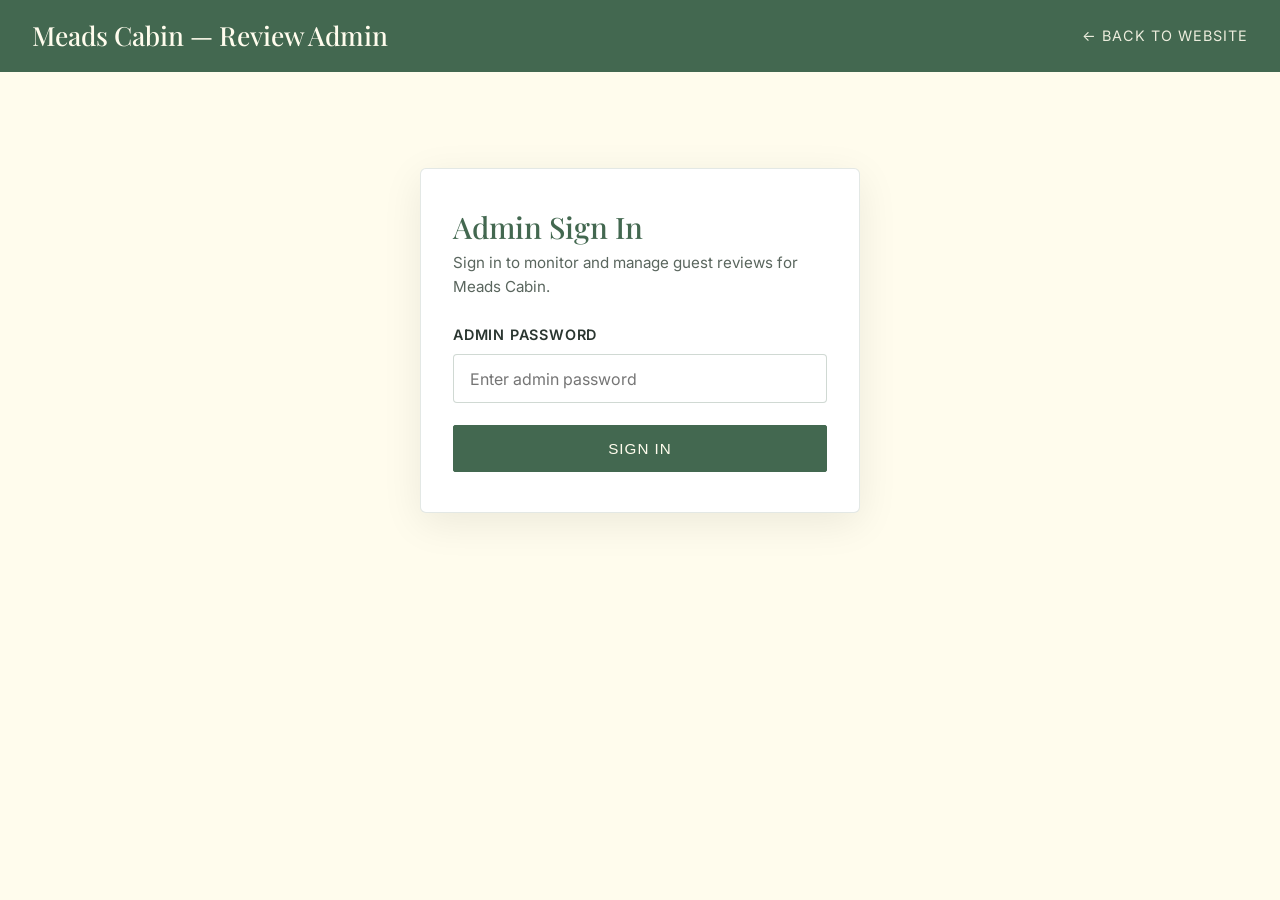
<file: admin.html>
<!DOCTYPE html>
<html lang="en">
<head>
    <link rel="icon" type="image/png" href="favicon.png">
    <meta charset="UTF-8">
    <meta name="viewport" content="width=device-width, initial-scale=1.0">
    <title>Review Admin | Meads Cabin</title>
    <link rel="preconnect" href="https://fonts.googleapis.com">
    <link rel="preconnect" href="https://fonts.gstatic.com" crossorigin>
    <link href="https://fonts.googleapis.com/css2?family=Inter:wght@300;400;500;600&family=Playfair+Display:ital,wght@0,400;0,500;0,600;0,700;1,400&display=swap" rel="stylesheet">
    <link rel="stylesheet" href="styles.css">
    <style>
        body {
            min-height: 100vh;
            display: flex;
            flex-direction: column;
            background-color: var(--cream-oat);
        }
        .admin-header {
            background-color: var(--forest-green);
            color: var(--cream-oat);
            padding: 1.25rem 2rem;
            display: flex;
            align-items: center;
            justify-content: space-between;
            flex-wrap: wrap;
            gap: 1rem;
        }
        .admin-header-brand {
            font-family: var(--font-heading);
            font-size: 1.65rem;
            color: var(--cream-oat);
            margin: 0;
        }
        .admin-header-actions {
            display: flex;
            align-items: center;
            gap: 1rem;
        }
        .admin-header a {
            color: var(--cream-oat);
            font-size: 0.9rem;
            text-transform: uppercase;
            letter-spacing: 1px;
            opacity: 0.9;
        }
        .admin-header a:hover {
            opacity: 1;
            text-decoration: underline;
        }
        .btn-signout {
            background: rgba(255, 252, 237, 0.15);
            color: var(--cream-oat);
            border: 1px solid rgba(255, 252, 237, 0.4);
            padding: 0.45rem 1rem;
            border-radius: 3px;
            font-size: 0.85rem;
            text-transform: uppercase;
            letter-spacing: 0.8px;
            cursor: pointer;
            transition: var(--transition);
        }
        .btn-signout:hover {
            background: var(--cream-oat);
            color: var(--forest-green);
        }
        .admin-main {
            flex: 1;
            padding: 3rem 1.5rem 4rem;
            max-width: 1000px;
            width: 100%;
            margin: 0 auto;
        }
        .admin-login-card {
            max-width: 440px;
            margin: 3rem auto;
            background: #FFFFFF;
            padding: 2.5rem 2rem;
            border-radius: 6px;
            border: 1px solid rgba(67, 104, 80, 0.15);
        }
        .admin-notice {
            padding: 0.9rem 1.1rem;
            border-radius: 4px;
            margin-bottom: 1.5rem;
            font-size: 0.92rem;
            line-height: 1.5;
        }
        .admin-notice-warn {
            background-color: #FFF6E5;
            border-left: 4px solid #D49B35;
            color: #5C4310;
        }
        .admin-notice-info {
            background-color: rgba(173, 188, 159, 0.25);
            border-left: 4px solid var(--forest-green);
            color: var(--text-dark);
        }
        .admin-stats {
            display: grid;
            grid-template-columns: repeat(3, 1fr);
            gap: 1.25rem;
            margin-bottom: 2.5rem;
        }
        .stat-box {
            background: #FFFFFF;
            padding: 1.5rem;
            border-radius: 6px;
            border: 1px solid rgba(67, 104, 80, 0.12);
            text-align: center;
        }
        .stat-number {
            font-family: var(--font-heading);
            font-size: 2.2rem;
            color: var(--forest-green);
            line-height: 1.1;
        }
        .stat-label {
            font-size: 0.82rem;
            text-transform: uppercase;
            letter-spacing: 0.8px;
            color: #5A665E;
            margin-top: 0.4rem;
        }
        .admin-section-title {
            font-size: 1.5rem;
            color: var(--forest-green);
            margin-bottom: 1rem;
            padding-bottom: 0.5rem;
            border-bottom: 1px solid rgba(67, 104, 80, 0.18);
        }
        .admin-reviews-list {
            display: flex;
            flex-direction: column;
            gap: 1rem;
            margin-bottom: 2.5rem;
        }
        .admin-review-item {
            background: #FFFFFF;
            padding: 1.35rem 1.5rem;
            border-radius: 6px;
            border: 1px solid rgba(67, 104, 80, 0.14);
            display: flex;
            justify-content: space-between;
            align-items: flex-start;
            gap: 1.5rem;
        }
        .admin-review-item.is-hidden-review {
            opacity: 0.65;
            background: #F6F5EE;
        }
        .admin-review-meta {
            flex: 1;
        }
        .admin-review-top {
            display: flex;
            align-items: center;
            gap: 0.75rem;
            flex-wrap: wrap;
            margin-bottom: 0.4rem;
        }
        .admin-review-name {
            font-weight: 600;
            color: var(--text-dark);
            font-size: 1.05rem;
        }
        .admin-review-stars {
            color: #D49B35;
            font-size: 1.05rem;
            letter-spacing: 1px;
        }
        .admin-review-date {
            font-size: 0.85rem;
            color: #6B7770;
        }
        .admin-badge {
            font-size: 0.72rem;
            text-transform: uppercase;
            letter-spacing: 0.7px;
            padding: 0.18rem 0.5rem;
            border-radius: 3px;
            font-weight: 600;
        }
        .badge-guest {
            background-color: rgba(67, 104, 80, 0.12);
            color: var(--forest-green);
        }
        .badge-default {
            background-color: rgba(173, 188, 159, 0.3);
            color: #3E4C43;
        }
        .badge-removed {
            background-color: rgba(184, 74, 57, 0.12);
            color: #B84A39;
        }
        .admin-review-body {
            font-size: 0.96rem;
            color: #4A5568;
            margin: 0.35rem 0 0;
        }
        .admin-review-empty-text {
            font-style: italic;
            color: #8A948D;
        }
        .btn-remove {
            background-color: transparent;
            color: #B84A39;
            border: 1px solid #B84A39;
            padding: 0.45rem 0.95rem;
            border-radius: 3px;
            font-size: 0.82rem;
            font-weight: 600;
            text-transform: uppercase;
            letter-spacing: 0.7px;
            cursor: pointer;
            white-space: nowrap;
            transition: var(--transition);
        }
        .btn-remove:hover {
            background-color: #B84A39;
            color: #FFFFFF;
        }
        .btn-restore {
            background-color: transparent;
            color: var(--forest-green);
            border: 1px solid var(--forest-green);
            padding: 0.45rem 0.95rem;
            border-radius: 3px;
            font-size: 0.82rem;
            font-weight: 600;
            text-transform: uppercase;
            letter-spacing: 0.7px;
            cursor: pointer;
            white-space: nowrap;
            transition: var(--transition);
        }
        .btn-restore:hover {
            background-color: var(--forest-green);
            color: var(--cream-oat);
        }
        .empty-state {
            background: #FFFFFF;
            padding: 2rem;
            border-radius: 6px;
            text-align: center;
            color: #6B7770;
            border: 1px dashed rgba(67, 104, 80, 0.25);
        }
        @media (max-width: 768px) {
            .admin-stats {
                grid-template-columns: 1fr;
            }
            .admin-review-item {
                flex-direction: column;
                gap: 1rem;
            }
        }
    </style>
</head>
<body>

    <header class="admin-header">
        <h1 class="admin-header-brand">Meads Cabin &mdash; Review Admin</h1>
        <div class="admin-header-actions">
            <a href="index.html">&larr; Back to Website</a>
            <button type="button" id="signout-btn" class="btn-signout hidden">Sign Out</button>
        </div>
    </header>

    <main class="admin-main">
        <!-- Login View -->
        <section id="admin-login-card" class="admin-login-card shadow-soft">
            <h2 style="font-size: 1.85rem; margin-bottom: 0.4rem;">Admin Sign In</h2>
            <p style="font-size: 0.95rem; color: #5A665E; margin-bottom: 1.5rem;">
                Sign in to monitor and manage guest reviews for Meads Cabin.
            </p>
            <form id="admin-login-form">
                <div class="form-group">
                    <label for="admin-password">Admin Password</label>
                    <input type="password" id="admin-password" placeholder="Enter admin password" required autocomplete="current-password">
                </div>
                <p id="login-error" class="review-form-error hidden"></p>
                <button type="submit" id="login-submit-btn" class="btn btn-primary w-full">Sign In</button>
            </form>
        </section>

        <!-- Dashboard View -->
        <section id="admin-dashboard" class="hidden">
            <div id="default-pw-banner" class="admin-notice admin-notice-warn hidden">
                <strong>Security tip:</strong> You are currently using the default admin password. Set an <code>ADMIN_PASSWORD</code> environment variable in your Cloudflare Pages dashboard (Settings &rarr; Environment variables) to use your own private password.
            </div>
            <div id="kv-warning-banner" class="admin-notice admin-notice-warn hidden">
                <strong>Storage not connected yet:</strong> Bind a Cloudflare KV namespace named <code>REVIEWS_KV</code> in your Cloudflare Pages project (Settings &rarr; Bindings &rarr; KV namespace) so reviews are saved across all visitors.
            </div>
            <div id="local-mode-banner" class="admin-notice admin-notice-info hidden">
                <strong>Local preview mode:</strong> Running without Cloudflare Pages Functions, so changes here are saved to this browser's <code>localStorage</code>.
            </div>

            <div class="admin-stats">
                <div class="stat-box shadow-soft">
                    <div class="stat-number" id="stat-visible">0</div>
                    <div class="stat-label">Visible on Site</div>
                </div>
                <div class="stat-box shadow-soft">
                    <div class="stat-number" id="stat-guest">0</div>
                    <div class="stat-label">Guest-Submitted</div>
                </div>
                <div class="stat-box shadow-soft">
                    <div class="stat-number" id="stat-hidden">0</div>
                    <div class="stat-label">Hidden Originals</div>
                </div>
            </div>

            <h2 class="admin-section-title">Guest-Submitted Reviews</h2>
            <div id="guest-reviews-list" class="admin-reviews-list"></div>

            <h2 class="admin-section-title">Original Featured Reviews</h2>
            <div id="default-reviews-list" class="admin-reviews-list"></div>
        </section>
    </main>

    <script>
        document.addEventListener('DOMContentLoaded', () => {
            const TOKEN_KEY = 'meadscabin_admin_token';
            const LOCAL_REVIEWS_KEY = 'meadscabin_reviews_v1';

            const DEFAULT_REVIEWS = [
                { id: 'default-1', name: 'Lauren & Mark', rating: 5, date: 'July 26', text: 'We love it! When can we move in? We will be back' },
                { id: 'default-2', name: 'Amandine & Quentin', rating: 5, date: 'June 26', text: '…the perfect setting for a wonderful retreat away from the madding crowd of London' },
                { id: 'default-3', name: 'Alex & Alex', rating: 5, date: 'September 25', text: '…you’re going to have the best time here! Stuart and Beccy have thought of everything from the spade holding the curtains to the Epsom salts for the hot tub. We’ve had the most wonderful & relaxing weekend at Meads Cabin. We were even lucky enough to see the spitfires flying over the cabin- while we were in the hot tub!' },
                { id: 'default-4', name: 'Dilly & Kate', rating: 5, date: 'August 25', text: 'We’ve had the most wonderful 5 days! Explored of foot, on bikes and in the car. Highlights include watching sunrise with a cuppa and the deer. Whizzing along country lanes watching the combines, seeing a real live badger, soaking in the hot-tub, hours spent reading on the swing seat, board games with a drink and excellent nights’ sleep. The cabin is perfect, you’ve thought of everything and then some, we can’t wait to come back!' },
                { id: 'default-5', name: 'Kate & Dylan', rating: 5, date: 'July 25', text: 'If we had to choose one word to describe our stay at Meads Cabin, it would be ‘idyllic’. Waking up to the sound of birds, enjoying the peace and quiet from the swing seat or the hot tub, all the little luxuries- it was the perfect way to celebrate our anniversary…the setting is beautiful and the perfect escape from London.' },
                { id: 'default-6', name: 'Ellie & Alexis', rating: 5, date: 'June 25', text: 'There are too many lovely little details to list, including the lighting, range of pillows, food hamper and Epsom salts. It all adds up to a stay that feels both luxurious and in touch with nature and heritage, calming and rejuvenating, nourishing and invigorating. We loved a meal at Chaters, drinks at The Pheasant, the Loaf Tin Bakery .' },
                { id: 'default-7', name: 'Beverley & Chris', rating: 5, date: 'June 25', text: 'We’ve had a truly magical stay here at Meads Cabin; a little slice of tranquillity in a chaotic world!' },
                { id: 'default-8', name: 'Gena & Josh', rating: 5, date: 'February 26', text: 'This place exceeded our expectations. The cabin has everything you could want or need…and it’s by far the cosiest place we’ve ever stayed in. The hot tub is to die for and we spent a beautiful day listening to music on the record player and watching the world go by…' }
            ];

            const loginCard = document.getElementById('admin-login-card');
            const loginForm = document.getElementById('admin-login-form');
            const passwordInput = document.getElementById('admin-password');
            const loginError = document.getElementById('login-error');
            const loginSubmitBtn = document.getElementById('login-submit-btn');
            const dashboard = document.getElementById('admin-dashboard');
            const signoutBtn = document.getElementById('signout-btn');

            const defaultPwBanner = document.getElementById('default-pw-banner');
            const kvWarningBanner = document.getElementById('kv-warning-banner');
            const localModeBanner = document.getElementById('local-mode-banner');

            const statVisible = document.getElementById('stat-visible');
            const statGuest = document.getElementById('stat-guest');
            const statHidden = document.getElementById('stat-hidden');
            const guestListEl = document.getElementById('guest-reviews-list');
            const defaultListEl = document.getElementById('default-reviews-list');

            let isLocalMode = false;

            function getLocalStore() {
                try {
                    const raw = localStorage.getItem(LOCAL_REVIEWS_KEY);
                    if (!raw) return { customReviews: [], hiddenDefaultIds: [] };
                    const parsed = JSON.parse(raw);
                    return {
                        customReviews: Array.isArray(parsed.customReviews) ? parsed.customReviews : [],
                        hiddenDefaultIds: Array.isArray(parsed.hiddenDefaultIds) ? parsed.hiddenDefaultIds : []
                    };
                } catch {
                    return { customReviews: [], hiddenDefaultIds: [] };
                }
            }

            function saveLocalStore(store) {
                localStorage.setItem(LOCAL_REVIEWS_KEY, JSON.stringify(store));
            }

            function formatStars(rating) {
                const count = Math.max(1, Math.min(5, Number(rating) || 5));
                return '★'.repeat(count) + '☆'.repeat(5 - count);
            }

            function showLogin(message = '') {
                sessionStorage.removeItem(TOKEN_KEY);
                dashboard.classList.add('hidden');
                signoutBtn.classList.add('hidden');
                loginCard.classList.remove('hidden');
                if (message) {
                    loginError.textContent = message;
                    loginError.classList.remove('hidden');
                } else {
                    loginError.classList.add('hidden');
                }
            }

            function renderDashboard(customReviews, hiddenDefaultIds) {
                const hiddenSet = new Set(hiddenDefaultIds || []);
                const visibleDefaultsCount = DEFAULT_REVIEWS.filter(r => !hiddenSet.has(r.id)).length;

                statVisible.textContent = String(customReviews.length + visibleDefaultsCount);
                statGuest.textContent = String(customReviews.length);
                statHidden.textContent = String(hiddenSet.size);

                // Guest reviews
                guestListEl.innerHTML = '';
                if (customReviews.length === 0) {
                    const empty = document.createElement('div');
                    empty.className = 'empty-state';
                    empty.textContent = 'No guest-submitted reviews yet.';
                    guestListEl.appendChild(empty);
                } else {
                    customReviews.forEach(review => {
                        guestListEl.appendChild(buildReviewRow(review, 'guest', false));
                    });
                }

                // Default reviews
                defaultListEl.innerHTML = '';
                DEFAULT_REVIEWS.forEach(review => {
                    const isHidden = hiddenSet.has(review.id);
                    defaultListEl.appendChild(buildReviewRow(review, 'default', isHidden));
                });
            }

            function buildReviewRow(review, kind, isHidden) {
                const row = document.createElement('div');
                row.className = 'admin-review-item shadow-soft' + (isHidden ? ' is-hidden-review' : '');

                const meta = document.createElement('div');
                meta.className = 'admin-review-meta';

                const top = document.createElement('div');
                top.className = 'admin-review-top';

                const nameEl = document.createElement('span');
                nameEl.className = 'admin-review-name';
                nameEl.textContent = review.name;
                top.appendChild(nameEl);

                const starsEl = document.createElement('span');
                starsEl.className = 'admin-review-stars';
                starsEl.textContent = formatStars(review.rating);
                top.appendChild(starsEl);

                if (review.date) {
                    const dateEl = document.createElement('span');
                    dateEl.className = 'admin-review-date';
                    dateEl.textContent = review.date;
                    top.appendChild(dateEl);
                }

                const badge = document.createElement('span');
                if (isHidden) {
                    badge.className = 'admin-badge badge-removed';
                    badge.textContent = 'Hidden';
                } else if (kind === 'guest') {
                    badge.className = 'admin-badge badge-guest';
                    badge.textContent = 'Guest Review';
                } else {
                    badge.className = 'admin-badge badge-default';
                    badge.textContent = 'Featured';
                }
                top.appendChild(badge);
                meta.appendChild(top);

                const body = document.createElement('p');
                body.className = 'admin-review-body';
                if (review.text && review.text.trim()) {
                    body.textContent = `"${review.text.trim()}"`;
                } else {
                    body.classList.add('admin-review-empty-text');
                    body.textContent = 'No written comment provided.';
                }
                meta.appendChild(body);

                if (review.photo && typeof review.photo === 'string' && review.photo.startsWith('data:image/')) {
                    const thumb = document.createElement('img');
                    thumb.src = review.photo;
                    thumb.alt = `Photo by ${review.name}`;
                    thumb.style.cssText = 'margin-top: 0.75rem; max-width: 180px; max-height: 130px; object-fit: cover; border-radius: 4px; border: 1px solid rgba(67,104,80,0.2); display: block;';
                    meta.appendChild(thumb);
                }

                row.appendChild(meta);

                const actionBtn = document.createElement('button');
                actionBtn.type = 'button';
                if (kind === 'guest') {
                    actionBtn.className = 'btn-remove';
                    actionBtn.textContent = 'Remove';
                    actionBtn.addEventListener('click', () => handleAction('delete_custom', review.id, review.name));
                } else if (isHidden) {
                    actionBtn.className = 'btn-restore';
                    actionBtn.textContent = 'Restore';
                    actionBtn.addEventListener('click', () => handleAction('restore_default', review.id, review.name));
                } else {
                    actionBtn.className = 'btn-remove';
                    actionBtn.textContent = 'Remove';
                    actionBtn.addEventListener('click', () => handleAction('hide_default', review.id, review.name));
                }
                row.appendChild(actionBtn);

                return row;
            }

            async function loadDashboard() {
                if (isLocalMode) {
                    const local = getLocalStore();
                    localModeBanner.classList.remove('hidden');
                    loginCard.classList.add('hidden');
                    dashboard.classList.remove('hidden');
                    signoutBtn.classList.remove('hidden');
                    renderDashboard(local.customReviews, local.hiddenDefaultIds);
                    return;
                }

                const token = sessionStorage.getItem(TOKEN_KEY);
                if (!token) {
                    showLogin();
                    return;
                }

                try {
                    const res = await fetch('/api/admin', {
                        headers: { 'Authorization': `Bearer ${token}` },
                        cache: 'no-store'
                    });
                    if (res.status === 401) {
                        showLogin('Your session expired. Please sign in again.');
                        return;
                    }
                    if (!res.ok) throw new Error('API_UNAVAILABLE');
                    const data = await res.json();
                    if (data.kvConfigured === false) {
                        kvWarningBanner.classList.remove('hidden');
                    } else {
                        kvWarningBanner.classList.add('hidden');
                    }
                    loginCard.classList.add('hidden');
                    dashboard.classList.remove('hidden');
                    signoutBtn.classList.remove('hidden');
                    renderDashboard(data.customReviews || [], data.hiddenDefaultIds || []);
                } catch {
                    showLogin();
                }
            }

            async function handleAction(action, id, reviewerName) {
                if (action === 'delete_custom' || action === 'hide_default') {
                    const msg = action === 'delete_custom'
                        ? `Permanently remove the review from ${reviewerName}?`
                        : `Hide the featured review from ${reviewerName} on the website?`;
                    if (!window.confirm(msg)) return;
                }

                if (isLocalMode) {
                    const local = getLocalStore();
                    if (action === 'delete_custom') {
                        local.customReviews = local.customReviews.filter(r => r.id !== id);
                    } else if (action === 'hide_default') {
                        if (!local.hiddenDefaultIds.includes(id)) local.hiddenDefaultIds.push(id);
                    } else if (action === 'restore_default') {
                        local.hiddenDefaultIds = local.hiddenDefaultIds.filter(hid => hid !== id);
                    }
                    saveLocalStore(local);
                    renderDashboard(local.customReviews, local.hiddenDefaultIds);
                    return;
                }

                const token = sessionStorage.getItem(TOKEN_KEY);
                const res = await fetch('/api/admin', {
                    method: 'POST',
                    headers: {
                        'Content-Type': 'application/json',
                        'Authorization': `Bearer ${token}`
                    },
                    body: JSON.stringify({ action, id })
                });

                if (res.status === 401) {
                    showLogin('Your session expired. Please sign in again.');
                    return;
                }

                if (res.ok) {
                    const data = await res.json();
                    renderDashboard(data.customReviews || [], data.hiddenDefaultIds || []);
                } else {
                    const err = await res.json().catch(() => ({}));
                    alert(err.error || 'Could not update review.');
                }
            }

            loginForm.addEventListener('submit', async (e) => {
                e.preventDefault();
                loginError.classList.add('hidden');
                const password = passwordInput.value;
                if (!password) return;

                loginSubmitBtn.disabled = true;
                loginSubmitBtn.textContent = 'Signing in...';

                try {
                    const res = await fetch('/api/admin', {
                        method: 'POST',
                        headers: { 'Content-Type': 'application/json' },
                        body: JSON.stringify({ action: 'login', password })
                    });

                    if (res.status === 404 || res.status === 405) {
                        throw new Error('API_UNAVAILABLE');
                    }

                    const data = await res.json();
                    if (!res.ok) {
                        loginError.textContent = data.error || 'Incorrect password.';
                        loginError.classList.remove('hidden');
                        loginSubmitBtn.disabled = false;
                        loginSubmitBtn.textContent = 'Sign In';
                        return;
                    }

                    isLocalMode = false;
                    sessionStorage.setItem(TOKEN_KEY, data.token);
                    if (data.usingDefaultPassword) {
                        defaultPwBanner.classList.remove('hidden');
                    }
                    passwordInput.value = '';
                    await loadDashboard();
                } catch {
                    // Local preview fallback
                    if (password === 'MeadsCabin2026!') {
                        isLocalMode = true;
                        passwordInput.value = '';
                        await loadDashboard();
                    } else {
                        loginError.textContent = 'Incorrect password.';
                        loginError.classList.remove('hidden');
                    }
                } finally {
                    loginSubmitBtn.disabled = false;
                    loginSubmitBtn.textContent = 'Sign In';
                }
            });

            signoutBtn.addEventListener('click', () => {
                isLocalMode = false;
                defaultPwBanner.classList.add('hidden');
                kvWarningBanner.classList.add('hidden');
                localModeBanner.classList.add('hidden');
                showLogin();
            });

            if (sessionStorage.getItem(TOKEN_KEY)) {
                loadDashboard();
            }
        });
    </script>
</body>
</html>
</file>
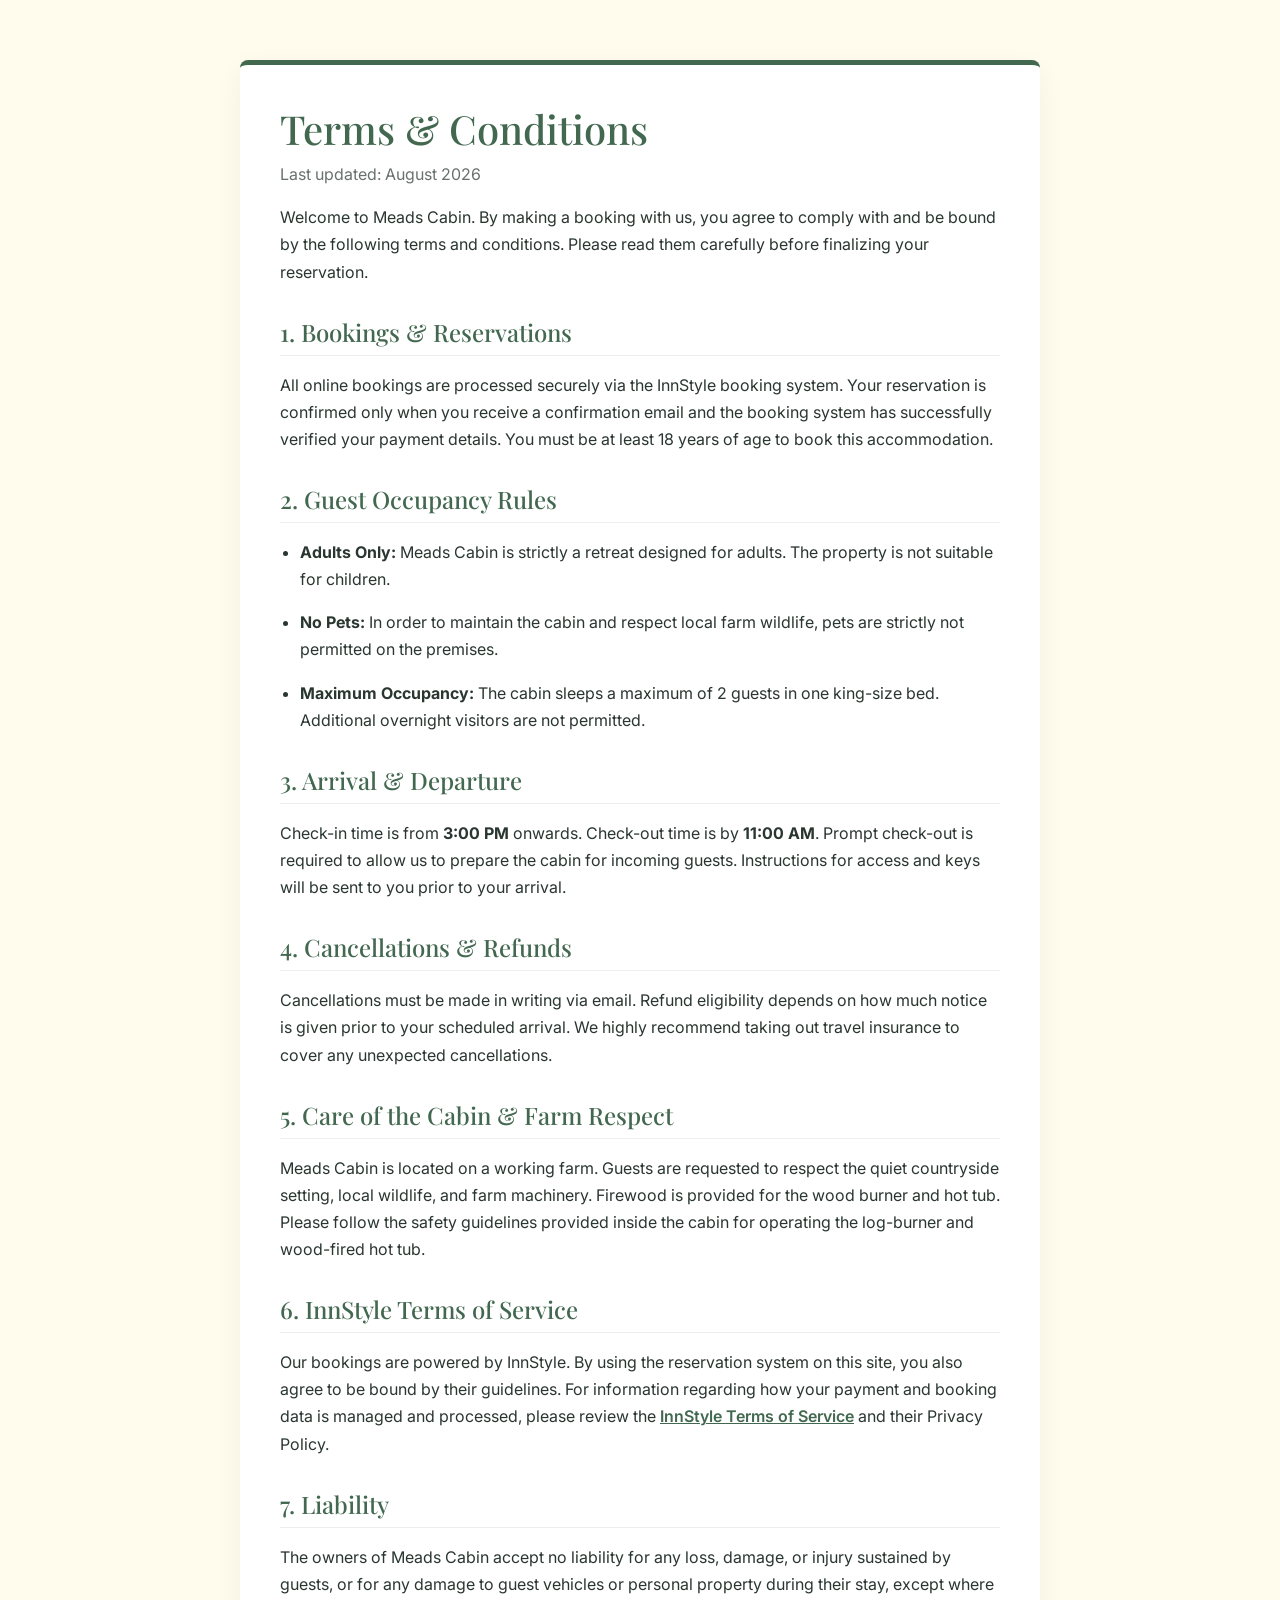
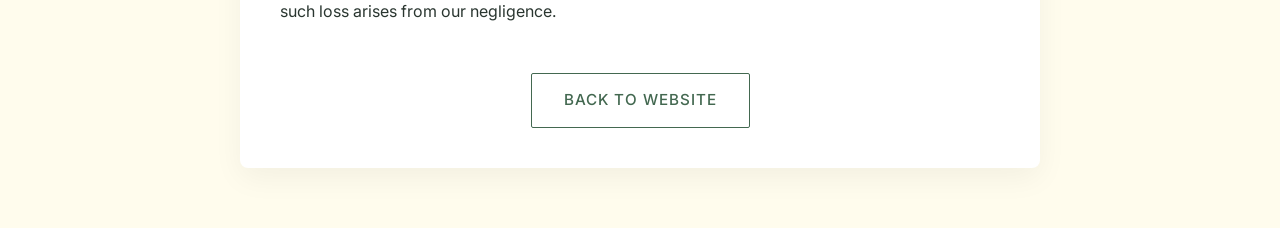
<file: terms.html>
<!DOCTYPE html>
<html lang="en">
<head>
    <link rel="icon" type="image/png" href="favicon.png">
    <meta charset="UTF-8">
    <meta name="viewport" content="width=device-width, initial-scale=1.0">
    <title>Terms & Conditions | Meads Cabin</title>
    <link rel="preconnect" href="https://fonts.googleapis.com">
    <link rel="preconnect" href="https://fonts.gstatic.com" crossorigin>
    <link href="https://fonts.googleapis.com/css2?family=Inter:wght@300;400;500;600&family=Playfair+Display:ital,wght@0,400;0,500;0,600;0,700;1,400&display=swap" rel="stylesheet">
    <link rel="stylesheet" href="styles.css">
    <style>
        .terms-body {
            max-width: 800px;
            margin: 60px auto;
            padding: 40px;
            background-color: #FFFFFF;
            border-radius: 8px;
            box-shadow: 0 10px 30px rgba(0, 0, 0, 0.05);
            border-top: 5px solid var(--forest-green);
        }
        .terms-body h1 {
            font-size: 2.5rem;
            color: var(--forest-green);
            margin-bottom: 0.5rem;
        }
        .terms-body h2 {
            font-size: 1.5rem;
            color: var(--forest-green);
            margin-top: 2rem;
            margin-bottom: 1rem;
            border-bottom: 1px solid rgba(67, 104, 80, 0.1);
            padding-bottom: 0.5rem;
        }
        .terms-body p, .terms-body li {
            font-size: 1rem;
            line-height: 1.7;
            color: var(--text-dark);
            margin-bottom: 1rem;
        }
        .terms-body ul {
            margin-left: 20px;
            margin-bottom: 1.5rem;
        }
        .back-btn-container {
            margin-top: 3rem;
            text-align: center;
        }
        .back-btn-container .btn {
            text-transform: uppercase;
            letter-spacing: 1px;
        }
        .terms-link-highlight {
            color: var(--forest-green);
            font-weight: 600;
            text-decoration: underline;
        }
        .terms-link-highlight:hover {
            color: var(--sage-green);
        }
    </style>
</head>
<body class="bg-cream">

    <div class="container">
        <div class="terms-body mt-12">
            <h1>Terms & Conditions</h1>
            <p class="opacity-70">Last updated: August 2026</p>
            
            <p>Welcome to Meads Cabin. By making a booking with us, you agree to comply with and be bound by the following terms and conditions. Please read them carefully before finalizing your reservation.</p>
            
            <h2>1. Bookings & Reservations</h2>
            <p>All online bookings are processed securely via the InnStyle booking system. Your reservation is confirmed only when you receive a confirmation email and the booking system has successfully verified your payment details. You must be at least 18 years of age to book this accommodation.</p>
            
            <h2>2. Guest Occupancy Rules</h2>
            <ul>
                <li><strong>Adults Only:</strong> Meads Cabin is strictly a retreat designed for adults. The property is not suitable for children.</li>
                <li><strong>No Pets:</strong> In order to maintain the cabin and respect local farm wildlife, pets are strictly not permitted on the premises.</li>
                <li><strong>Maximum Occupancy:</strong> The cabin sleeps a maximum of 2 guests in one king-size bed. Additional overnight visitors are not permitted.</li>
            </ul>

            <h2>3. Arrival & Departure</h2>
            <p>Check-in time is from <strong>3:00 PM</strong> onwards. Check-out time is by <strong>11:00 AM</strong>. Prompt check-out is required to allow us to prepare the cabin for incoming guests. Instructions for access and keys will be sent to you prior to your arrival.</p>

            <h2>4. Cancellations & Refunds</h2>
            <p>Cancellations must be made in writing via email. Refund eligibility depends on how much notice is given prior to your scheduled arrival. We highly recommend taking out travel insurance to cover any unexpected cancellations.</p>

            <h2>5. Care of the Cabin & Farm Respect</h2>
            <p>Meads Cabin is located on a working farm. Guests are requested to respect the quiet countryside setting, local wildlife, and farm machinery. Firewood is provided for the wood burner and hot tub. Please follow the safety guidelines provided inside the cabin for operating the log-burner and wood-fired hot tub.</p>

            <h2>6. InnStyle Terms of Service</h2>
            <p>Our bookings are powered by InnStyle. By using the reservation system on this site, you also agree to be bound by their guidelines. For information regarding how your payment and booking data is managed and processed, please review the <a href="https://www.innstyle.co.uk/terms" target="_blank" rel="noopener noreferrer" class="terms-link-highlight">InnStyle Terms of Service</a> and their Privacy Policy.</p>

            <h2>7. Liability</h2>
            <p>The owners of Meads Cabin accept no liability for any loss, damage, or injury sustained by guests, or for any damage to guest vehicles or personal property during their stay, except where such loss arises from our negligence.</p>

            <div class="back-btn-container">
                <a href="index.html" class="btn btn-outline">Back to Website</a>
            </div>
        </div>
    </div>

</body>
</html>
</file>
<file: styles.css>
/* Custom Properties */
:root {
    --sage-green: #ADBC9F;
    --forest-green: #436850;
    --cream-oat: #FFFCED;
    --text-dark: #2A3630;
    --font-heading: 'Playfair Display', serif;
    --font-body: 'Inter', sans-serif;
    --nav-height: 90px;
    --transition: all 0.3s cubic-bezier(0.25, 0.8, 0.25, 1);
}

/* Reset & Utilities */
* {
    box-sizing: border-box;
    margin: 0;
    padding: 0;
}

html {
    scroll-behavior: smooth;
    scroll-padding-top: var(--nav-height);
}

body {
    font-family: var(--font-body);
    background-color: var(--cream-oat);
    color: var(--text-dark);
    line-height: 1.6;
    overflow-x: hidden;
}

h1, h2, h3, h4, h5, h6 {
    font-family: var(--font-heading);
    color: var(--forest-green);
    font-weight: 500;
    margin-bottom: 1rem;
    line-height: 1.2;
}

h1 { font-size: 4rem; }
h2 { font-size: 2.8rem; }
h3 { font-size: 2rem; }
h4 { font-size: 1.25rem; font-family: var(--font-body); font-weight: 600; text-transform: uppercase; letter-spacing: 1px; color: var(--text-dark); }

p {
    margin-bottom: 1.25rem;
    font-size: 1.05rem;
    color: #4A5568;
}

a {
    color: var(--forest-green);
    text-decoration: none;
    transition: var(--transition);
}

/* Utility Classes */
.container {
    width: 100%;
    max-width: 1280px;
    margin: 0 auto;
    padding: 0 2rem;
}
.container-narrow { max-width: 1000px; }
.container-medium { max-width: 1100px; }

.py-20 { padding-top: 5rem; padding-bottom: 5rem; }
.pt-20 { padding-top: 5rem; }
.pb-10 { padding-bottom: 2.5rem; }
.p-10 { padding: 2.5rem; }
.p-12 { padding: 3rem; }
.mt-4 { margin-top: 1rem; }
.mt-6 { margin-top: 1.5rem; }
.mt-8 { margin-top: 2rem; }
.mt-10 { margin-top: 2.5rem; }
.mt-12 { margin-top: 3rem; }
.mt-16 { margin-top: 4rem; }
.mb-2 { margin-bottom: 0.5rem; }
.mb-4 { margin-bottom: 1rem; }
.mb-6 { margin-bottom: 1.5rem; }
.mb-8 { margin-bottom: 2rem; }
.mb-12 { margin-bottom: 3rem; }
.pt-8 { padding-top: 2rem; }
.mx-auto { margin-left: auto; margin-right: auto; }
.text-center { text-align: center; }
.overflow-hidden { overflow: hidden; }

.bg-sage { background-color: var(--sage-green); }
.bg-forest { background-color: var(--forest-green); }
.bg-cream { background-color: var(--cream-oat); }
.bg-white { background-color: #FFFFFF; }
.bg-text-dark { background-color: var(--text-dark); }

.text-cream { color: var(--cream-oat); }
.text-forest { color: var(--forest-green); }
.text-sage { color: var(--sage-green); }
.font-medium { font-weight: 500; }
.font-heading { font-family: var(--font-heading); }
.opacity-90 { opacity: 0.9; }
.opacity-80 { opacity: 0.8; }
.opacity-70 { opacity: 0.7; }
.opacity-50 { opacity: 0.5; }

/* Drop Shadows */
.shadow-soft { box-shadow: 0 10px 40px rgba(0, 0, 0, 0.08); }
.shadow-lg { box-shadow: 0 10px 25px rgba(0,0,0,0.1); }
.shadow-xl { box-shadow: 0 20px 40px rgba(0,0,0,0.15); }

.rounded { border-radius: 4px; }

.border-t { border-top: 1px solid; }
.border-cream-20 { border-color: rgba(255,252,237,0.2); }

.flex { display: flex; }
.justify-center { justify-content: center; }
.gap-4 { gap: 1rem; }
.gap-6 { gap: 1.5rem; }

.grid { display: grid; }
.grid-cols-2 { grid-template-columns: repeat(2, 1fr); }
.w-full { width: 100%; }
.h-48 { height: 12rem; }
.object-cover { object-fit: cover; }
.relative { position: relative; }
.devider { width: 60px; height: 3px; }

/* Buttons */
.btn {
    display: inline-block;
    padding: 0.875rem 2rem;
    font-size: 0.95rem;
    font-weight: 500;
    text-transform: uppercase;
    letter-spacing: 1px;
    border-radius: 2px;
    cursor: pointer;
    text-align: center;
}

.btn-primary {
    background-color: var(--forest-green);
    color: var(--cream-oat);
    border: 1px solid var(--forest-green);
}
.btn-primary:hover {
    background-color: transparent;
    color: var(--forest-green);
}

.btn-outline {
    background-color: transparent;
    color: var(--forest-green);
    border: 1px solid var(--forest-green);
}
.btn-outline:hover {
    background-color: var(--forest-green);
    color: var(--cream-oat);
}

/* Global Nav */
.global-nav {
    position: fixed;
    top: 0; left: 0; right: 0;
    height: var(--nav-height);
    background-color: rgba(255, 252, 237, 0.95);
    backdrop-filter: blur(10px);
    z-index: 1000;
    border-bottom: 1px solid rgba(67, 104, 80, 0.1);
    transition: var(--transition);
}

.nav-container {
    max-width: 1400px;
    margin: 0 auto;
    padding: 0 2rem;
    height: 100%;
    display: flex;
    justify-content: space-between;
    align-items: center;
}

.nav-logo {
    font-family: var(--font-heading);
    font-size: 1.5rem;
    font-weight: 600;
    color: var(--forest-green);
    letter-spacing: 0.5px;
}

.nav-links {
    display: flex;
    list-style: none;
    align-items: center;
    gap: 1.5rem;
}

.nav-links a {
    font-size: 0.9rem;
    font-weight: 500;
    color: var(--text-dark);
    text-transform: uppercase;
    letter-spacing: 0.5px;
}
.nav-links a:hover {
    color: var(--sage-green);
}

.nav-links .btn-book {
    border: 1px solid var(--forest-green);
    padding: 0.5rem 1.25rem;
    border-radius: 2px;
}
.nav-links .btn-book:hover {
    background-color: var(--forest-green);
    color: var(--cream-oat);
}

.hamburger {
    display: none;
    cursor: pointer;
}
.hamburger .bar {
    display: block;
    width: 25px; height: 2px;
    margin: 5px auto;
    background-color: var(--forest-green);
    transition: var(--transition);
}

/* Hero Section */
.hero-section {
    height: 100vh;
    position: relative;
    display: flex;
    align-items: center;
    justify-content: center;
    text-align: center;
}

.hero-bg {
    position: absolute;
    top: 0; left: 0; right: 0; bottom: 0;
    background-size: cover;
    background-position: center;
    background-attachment: fixed;
    z-index: -2;
}

.hero-overlay {
    position: absolute;
    top: 0; left: 0; right: 0; bottom: 0;
    background: linear-gradient(to bottom, rgba(42,54,48,0.3) 0%, rgba(42,54,48,0.6) 100%);
    z-index: -1;
}

.hero-content {
    max-width: 800px;
    padding: 0 2rem;
}

.hero-title {
    color: var(--cream-oat);
    font-size: 5rem;
    margin-bottom: 0.5rem;
    text-shadow: 0 4px 12px rgba(0,0,0,0.3);
}

.hero-subtitle {
    color: var(--cream-oat);
    font-size: 1.25rem;
    font-weight: 300;
    margin-bottom: 2rem;
}

/* About & Hosts */
.about-flex {
    display: flex;
    align-items: center;
    gap: 4rem;
}

.about-left {
    flex: 0 0 40%;
    display: flex;
    justify-content: center;
}

.logo-wrapper {
    width: 100%;
    max-width: 350px;
    aspect-ratio: 1;
    border-radius: 50%;
    border: 3px solid #E2E8F0;
    position: relative;
    overflow: hidden;
}

.zoomed-logo {
    width: 100%;
    height: 100%;
    object-fit: cover;
    transform: scale(1.15);
}

.about-right {
    flex: 0 0 60%;
}

.notice-box {
    padding: 1.5rem;
    border-left: 3px solid var(--sage-green);
    background-color: rgba(173, 188, 159, 0.1);
    border-radius: 4px;
}

.notice-text { margin: 0; font-size: 1rem; color: var(--forest-green); }

h2.text-cream { color: var(--cream-oat); }
.hosts-section {
    display: flex;
    align-items: start;
    gap: 3rem;
}

.hosts-image-col {
    flex: 0 0 35%;
}
.hosts-img {
    width: 100%;
    display: block;
    object-fit: cover;
    aspect-ratio: 4/5;
    border-radius: 0px; /* Sharp corners - goes to the very edges */
    border: 1.5px solid var(--sage-green); /* Sage green border line */
    box-shadow: 8px 8px 0px rgba(67, 104, 80, 0.3); /* Forest green block shadow */
}
.hosts-content-col {
    flex: 1;
}

/* About Tabs toggling styles */
.toggle-container {
    display: flex;
    justify-content: center;
    gap: 1.5rem;
}

.toggle-btn {
    background-color: transparent;
    color: var(--forest-green);
    border: 1px solid var(--forest-green);
    padding: 0.75rem 2rem;
    font-size: 1rem;
    font-weight: 600;
    font-family: var(--font-body);
    cursor: pointer;
    border-radius: 4px;
    transition: var(--transition);
}

.toggle-btn.active, .toggle-btn:hover {
    background-color: var(--forest-green);
    color: var(--cream-oat);
}

.tab-content {
    display: none !important;
}

.tab-content.active {
    display: flex !important;
}

/* Gallery Section */
.horizontal-scroll-gallery {
    display: flex;
    overflow-x: auto;
    gap: 1.5rem;
    padding: 1rem 0 2rem;
    scrollbar-width: thin;
    scrollbar-color: var(--forest-green) rgba(255,255,255,0.2);
}

.horizontal-scroll-gallery::-webkit-scrollbar {
    height: 8px;
}
.horizontal-scroll-gallery::-webkit-scrollbar-track {
    background: rgba(255,255,255,0.1);
    border-radius: 4px;
}
.horizontal-scroll-gallery::-webkit-scrollbar-thumb {
    background: var(--forest-green);
    border-radius: 4px;
}

.horizontal-scroll-gallery img {
    flex: 0 0 auto;
    height: 350px;
    width: auto;
    max-width: 80vw;
    object-fit: cover;
    border-radius: 4px;
    transition: transform 0.3s ease;
}
.horizontal-scroll-gallery img:hover {
    transform: scale(1.02);
}

/* Essentials Section Overhauled */
.essentials-grid {
    display: grid;
    grid-template-columns: repeat(auto-fit, minmax(300px, 1fr));
    gap: 2rem;
    margin-top: 1rem;
}

.essential-card {
    background-color: var(--cream-oat);
    border: 1.5px solid var(--sage-green);
    border-top: 5px solid var(--forest-green);
    border-radius: 8px;
    padding: 2rem;
    box-shadow: 0 10px 30px rgba(0, 0, 0, 0.05);
    transition: var(--transition);
    display: flex;
    flex-direction: column;
    height: 100%;
}

.essential-card:hover {
    transform: translateY(-5px);
    box-shadow: 0 15px 40px rgba(67, 104, 80, 0.15);
}

.essential-card h3 {
    font-size: 1.35rem;
    color: var(--forest-green);
    margin-bottom: 1.25rem;
    display: flex;
    align-items: center;
    gap: 0.75rem;
    font-family: var(--font-heading);
}

.essential-card h3 svg {
    color: var(--forest-green);
    flex-shrink: 0;
}

.essential-card ul {
    list-style: none;
    padding: 0;
    flex-grow: 1;
}

.essential-card li {
    font-size: 0.95rem;
    color: var(--text-dark);
    line-height: 1.6;
    margin-bottom: 1rem;
    padding-left: 1.25rem;
    position: relative;
    border: none;
}

.essential-card li::before {
    content: "•";
    color: var(--forest-green);
    font-size: 1.25rem;
    position: absolute;
    left: 0;
    top: -2px;
}

.essential-card li:last-child {
    margin-bottom: 0;
}

/* Location Section */
.location-grid {
    display: grid;
    grid-template-columns: 1fr 1fr;
    gap: 4rem;
    align-items: center;
}

.map-responsive {
    position: relative;
    width: 100%;
    padding-bottom: 75%;
    height: 0;
    overflow: hidden;
    border-radius: 12px;
}

.map-responsive iframe {
    position: absolute;
    top: 0;
    left: 0;
    width: 100%;
    height: 100%;
}

/* Food & Drink */
.food-boxes {
    display: grid;
    grid-template-columns: repeat(auto-fit, minmax(300px, 1fr));
    gap: 2rem;
}

.food-box {
    border-radius: 4px;
    overflow: hidden;
    position: relative;
    min-height: 400px;
}

.image-overlay-box {
    background-size: cover;
    background-position: center;
}
.image-overlay-box::before {
    content: '';
    position: absolute;
    top: 0; left: 0; right: 0; bottom: 0;
    background: rgba(42,54,48,0.7);
    transition: background 0.3s ease;
}
.image-overlay-box:hover::before {
    background: rgba(42,54,48,0.5);
}

.box-content {
    position: absolute;
    bottom: 0; left: 0; right: 0;
    padding: 2rem;
    z-index: 2;
    height: 100%;
    display: flex;
    flex-direction: column;
    justify-content: center;
}

.light-text h3 {
    color: var(--cream-oat);
}

.clean-list {
    list-style: none;
    color: var(--cream-oat);
}
.clean-list li {
    margin-bottom: 0.75rem;
    font-size: 0.95rem;
    border-bottom: 1px solid rgba(255,255,255,0.1);
    padding-bottom: 0.75rem;
}
.clean-list li:last-child { border: none; }

.feature-list {
    list-style: none;
    display: grid;
    grid-template-columns: 1fr 1fr;
    gap: 0.5rem;
}
.feature-list li {
    font-size: 0.95rem;
    padding-left: 1.5rem;
    position: relative;
}
.feature-list li::before {
    content: "✓";
    color: var(--cream-oat);
    position: absolute;
    left: 0; top: 0;
}

.hamper-columns {
    display: flex;
    gap: 2rem;
    justify-content: space-between;
    margin-top: 0.5rem;
}

.hamper-list {
    list-style: none;
    flex: 1;
    display: flex;
    flex-direction: column;
    gap: 0.4rem;
}

.hamper-list li {
    font-size: 0.95rem;
    padding-left: 1.5rem;
    position: relative;
    color: var(--cream-oat);
}

.hamper-list li::before {
    content: "✓";
    color: var(--cream-oat);
    position: absolute;
    left: 0; top: 0;
}

@media (max-width: 576px) {
    .hamper-columns {
        flex-direction: column;
        gap: 0.75rem;
    }
}

/* Experiences */
.experiences-grid {
    display: grid;
    grid-template-columns: repeat(3, 1fr);
    gap: 2.5rem;
}

.exp-card {
    text-align: center;
}

.exp-icon {
    width: 60px; height: 60px;
    border-radius: 50%;
    display: flex;
    align-items: center;
    justify-content: center;
    margin: 0 auto 1.5rem;
}

/* Reviews */
.reviews-section .devider { background-color: var(--cream-oat); }
.reviews-section h2 { color: var(--cream-oat); }

.carousel-wrapper, .gallery-wrapper {
    position: relative;
    width: 100%;
    display: flex;
    align-items: center;
    z-index: 10;
}

.carousel-control, .gallery-control {
    position: absolute;
    top: 50%;
    transform: translateY(-50%);
    background-color: var(--cream-oat);
    color: var(--forest-green);
    border: 1px solid rgba(67, 104, 80, 0.2);
    width: 44px;
    height: 44px;
    border-radius: 50%;
    display: flex;
    align-items: center;
    justify-content: center;
    cursor: pointer;
    z-index: 1000 !important;
    pointer-events: auto !important;
    box-shadow: 0 4px 15px rgba(0,0,0,0.1);
    transition: var(--transition);
}

.carousel-control.hidden, .gallery-control.hidden {
    opacity: 0 !important;
    pointer-events: none !important;
    visibility: hidden !important;
}

.carousel-control:hover, .gallery-control:hover {
    background-color: var(--forest-green);
    color: var(--cream-oat);
    border-color: var(--forest-green);
}

.carousel-control.prev, .gallery-control.prev {
    left: -22px;
}

.carousel-control.next, .gallery-control.next {
    right: -22px;
}

.reviews-carousel {
    display: flex;
    gap: 2rem;
    overflow-x: auto;
    padding: 1rem 0 2rem;
    scrollbar-width: none;
    width: 100%;
}
.reviews-carousel::-webkit-scrollbar { display: none; }

.review-card {
    flex: 0 0 calc(33.333% - 1.33rem);
    min-width: 320px;
    background-color: var(--cream-oat);
    padding: 2.5rem 2rem;
    border-radius: 4px;
    display: flex;
    flex-direction: column;
}

.stars {
    color: var(--forest-green);
    font-size: 1.5rem;
    margin-bottom: 1rem;
    letter-spacing: 2px;
}

.review-text {
    flex-grow: 1;
    font-family: var(--font-heading);
    font-size: 1.15rem;
    font-style: italic;
    color: var(--text-dark);
}

.review-author {
    margin-top: 2rem;
    display: flex;
    flex-direction: column;
    border-top: 1px solid rgba(0,0,0,0.1);
    padding-top: 1rem;
}

.review-author strong {
    color: var(--forest-green);
    font-size: 0.95rem;
    text-transform: uppercase;
    letter-spacing: 1px;
}

/* Booking */
.booking-container {
    display: flex;
    border-radius: 8px;
    overflow: hidden;
}

.booking-info {
    flex: 0 0 45%;
}
.booking-info h2 { color: var(--cream-oat); margin-bottom: 2rem; }

.booking-form {
    flex: 1;
    min-height: 600px;
    position: relative;
}

.booking-form iframe {
    width: 100% !important;
    height: 100% !important;
    min-height: 600px !important;
    border: none;
}

.calendar-placeholder {
    height: 100%;
    display: flex;
    flex-direction: column;
    align-items: center;
    justify-content: center;
    border: 2px dashed rgba(67, 104, 80, 0.2);
    padding: 3rem;
    border-radius: 4px;
    background-color: white;
}

.placeholder-icon {
    width: 80px; height: 80px;
    background-color: rgba(173, 188, 159, 0.2);
    border-radius: 50%;
    display: flex; align-items: center; justify-content: center;
}

/* Leave a Review */
.hidden {
    display: none !important;
}

.leave-review-wrapper {
    max-width: 640px;
    margin: 2.5rem auto 0;
}

.btn-review-cta {
    background-color: var(--cream-oat);
    color: var(--forest-green);
    border: 2px solid var(--cream-oat);
    font-weight: 600;
    transition: var(--transition);
}

.btn-review-cta:hover {
    background-color: transparent;
    color: var(--cream-oat);
}

.leave-review-card {
    background-color: var(--cream-oat);
    color: var(--text-dark);
    padding: 2.5rem 2rem;
    border-radius: 6px;
    text-align: left;
    margin-top: 1.5rem;
}

.review-form-title {
    font-size: 1.75rem;
    color: var(--forest-green);
    margin-bottom: 0.35rem;
}

.review-form-subtitle {
    font-size: 0.95rem;
    color: #5A665E;
    margin-bottom: 1.75rem;
}

.form-group {
    margin-bottom: 1.35rem;
}

.form-group label {
    display: block;
    font-size: 0.9rem;
    font-weight: 600;
    text-transform: uppercase;
    letter-spacing: 0.8px;
    color: var(--text-dark);
    margin-bottom: 0.5rem;
}

.required-star {
    color: #B84A39;
}

.optional-tag {
    font-weight: 400;
    text-transform: none;
    letter-spacing: 0;
    color: #6B7770;
    font-size: 0.85rem;
}

.form-group input[type="text"],
.form-group input[type="password"],
.form-group textarea {
    width: 100%;
    padding: 0.85rem 1rem;
    font-family: var(--font-body);
    font-size: 1rem;
    color: var(--text-dark);
    background-color: #FFFFFF;
    border: 1px solid rgba(67, 104, 80, 0.25);
    border-radius: 4px;
    transition: var(--transition);
}

.form-group input[type="text"]:focus,
.form-group input[type="password"]:focus,
.form-group textarea:focus {
    outline: none;
    border-color: var(--forest-green);
    box-shadow: 0 0 0 3px rgba(67, 104, 80, 0.12);
}

.form-group textarea {
    resize: vertical;
    min-height: 110px;
}

.star-rating-selector {
    display: flex;
    align-items: center;
    gap: 0.35rem;
    flex-wrap: wrap;
}

.star-btn {
    background: none;
    border: none;
    font-size: 2rem;
    line-height: 1;
    color: #CBD3CC;
    cursor: pointer;
    padding: 0.15rem 0.2rem;
    transition: transform 0.15s ease, color 0.15s ease;
}

.star-btn:hover,
.star-btn.hovered,
.star-btn.selected {
    color: #D49B35;
}

.star-btn:hover {
    transform: scale(1.12);
}

.star-rating-label {
    margin-left: 0.65rem;
    font-size: 0.9rem;
    color: #5A665E;
    font-weight: 500;
}

.review-form-error {
    color: #B84A39;
    background-color: rgba(184, 74, 57, 0.08);
    border-left: 3px solid #B84A39;
    padding: 0.65rem 0.9rem;
    border-radius: 2px;
    font-size: 0.92rem;
    margin-bottom: 1rem;
}

.review-form-success {
    color: var(--forest-green);
    background-color: rgba(67, 104, 80, 0.1);
    border-left: 3px solid var(--forest-green);
    padding: 0.65rem 0.9rem;
    border-radius: 2px;
    font-size: 0.92rem;
    margin-bottom: 1rem;
}

.review-form-actions {
    display: flex;
    gap: 1rem;
    margin-top: 1.5rem;
    flex-wrap: wrap;
}

/* Review Photo Upload & Display */
.photo-file-input {
    display: none;
}

.photo-upload-label {
    display: inline-flex !important;
    align-items: center;
    gap: 0.6rem;
    padding: 0.75rem 1.25rem;
    background-color: #FFFFFF;
    border: 1.5px dashed rgba(67, 104, 80, 0.45);
    border-radius: 4px;
    color: var(--forest-green) !important;
    font-size: 0.92rem !important;
    font-weight: 500 !important;
    text-transform: none !important;
    letter-spacing: 0 !important;
    cursor: pointer;
    transition: var(--transition);
    margin-bottom: 0 !important;
}

.photo-upload-label:hover {
    background-color: rgba(173, 188, 159, 0.18);
    border-color: var(--forest-green);
}

.photo-preview-wrapper {
    margin-top: 0.85rem;
    display: flex;
    align-items: center;
    gap: 1rem;
    background: #FFFFFF;
    padding: 0.65rem;
    border-radius: 4px;
    border: 1px solid rgba(67, 104, 80, 0.2);
}

.photo-preview-img {
    width: 84px;
    height: 84px;
    object-fit: cover;
    border-radius: 4px;
    border: 1px solid rgba(67, 104, 80, 0.2);
}

.remove-photo-btn {
    background: none;
    border: 1px solid #B84A39;
    color: #B84A39;
    padding: 0.35rem 0.75rem;
    border-radius: 3px;
    font-size: 0.82rem;
    font-weight: 600;
    cursor: pointer;
    transition: var(--transition);
}

.remove-photo-btn:hover {
    background-color: #B84A39;
    color: #FFFFFF;
}

.review-photo-container {
    margin-top: 1.15rem;
    border-radius: 4px;
    overflow: hidden;
    border: 1px solid rgba(67, 104, 80, 0.2);
}

.review-photo-img {
    width: 100%;
    height: 190px;
    object-fit: cover;
    display: block;
    cursor: zoom-in;
    transition: transform 0.3s ease;
}

.review-photo-img:hover {
    transform: scale(1.03);
}

.photo-lightbox-overlay {
    position: fixed;
    inset: 0;
    background: rgba(20, 26, 23, 0.88);
    z-index: 10000;
    display: flex;
    align-items: center;
    justify-content: center;
    padding: 1.5rem;
    cursor: zoom-out;
}

.photo-lightbox-overlay img {
    max-width: 92vw;
    max-height: 88vh;
    border-radius: 6px;
    box-shadow: 0 20px 50px rgba(0, 0, 0, 0.5);
    border: 2px solid var(--cream-oat);
}

/* Footer */
.footer a {
    color: var(--sage-green);
    text-decoration: none;
    text-transform: uppercase;
    letter-spacing: 1px;
}
.footer a:hover { color: var(--cream-oat); }

.contact-links-group {
    display: flex;
    justify-content: center;
    align-items: center;
    gap: 2rem;
    flex-wrap: wrap;
}

.social-link {
    display: inline-flex;
    align-items: center;
    gap: 0.55rem;
    font-size: 1rem;
}

.footer a.email-link {
    text-transform: none;
    letter-spacing: 0.3px;
}

.admin-footer-link {
    opacity: 0.65;
}
.admin-footer-link:hover {
    opacity: 1;
}

/* Responsive Tools */
body.no-scroll { overflow: hidden; }

@media (max-width: 992px) {
    .about-flex, .hosts-section { flex-direction: column; gap: 2rem; }
    .about-left, .hosts-image-col { flex: 0 0 auto; width: 100%; max-width: 400px; margin: 0 auto; }
    .location-grid, .experiences-grid, .food-boxes { grid-template-columns: 1fr; }
    .booking-container { flex-direction: column; }
    .booking-info { padding: 3rem; }
}

@media (max-width: 768px) {
    /* 1. Base Typography Constraint (min 16px) */
    body { font-size: 16px; }
    .hero-title { font-size: 3rem; }
    p, li { font-size: 1.05rem; }
    
    /* 2. Layout padding/margin */
    section { margin-bottom: 25px; }
    .about-flex, .hosts-section { flex-direction: column; gap: 2.5rem; }
    .location-grid, .experiences-grid, .food-boxes { grid-template-columns: 1fr; gap: 2.5rem; }
    .footer-links { flex-direction: column; gap: 1rem; align-items: center; }

    /* 3. Image protections */
    img { max-width: 100%; height: auto; object-fit: cover; }
    .hosts-img { height: auto; aspect-ratio: auto; }
    .horizontal-scroll-gallery img { max-width: 95vw; }
    
    /* 4. Touch Targets */
    .btn { 
        min-height: 48px; 
        display: inline-flex; 
        align-items: center; 
        justify-content: center; 
        width: 100%;
    }

    /* 5. Hamburger Overlays */
    .hamburger { display: block; z-index: 10000; position: relative; }
    .hamburger.active .bar:nth-child(1) { transform: translateY(7px) rotate(45deg); }
    .hamburger.active .bar:nth-child(2) { opacity: 0; }
    .hamburger.active .bar:nth-child(3) { transform: translateY(-7px) rotate(-45deg); }
    
    .nav-container { position: relative; }

    .nav-links {
        position: fixed;
        top: 0; 
        left: 0; 
        width: 100vw; 
        height: 100vh;
        background-color: var(--forest-green); 
        z-index: 9999; 
        display: flex;
        flex-direction: column;
        justify-content: flex-start; /* Align to top to enable scrolling */
        align-items: center;
        gap: 1.25rem; /* Scaled down gap */
        opacity: 0;
        pointer-events: none;
        transition: opacity 0.3s ease-in-out;
        overflow-y: auto; /* Enable scroll if overflowed */
        padding: 100px 2rem 40px; /* Padding for scroll */
    }

    .nav-links.active {
        opacity: 1;
        pointer-events: auto;
    }

    .nav-links a {
        color: var(--cream-oat) !important;
        font-size: 1.25rem; /* Scaled down font size */
        font-family: var(--font-heading);
        min-height: 48px;
        display: flex;
        align-items: center;
        text-transform: uppercase;
        letter-spacing: 1px;
    }

    .nav-logo { z-index: 10000; position: relative; }

    /* Fix for zoomed-in hero on mobile devices */
    .hero-bg {
        background-attachment: scroll !important;
        background-position: center center !important;
    }

    /* Mobile ordering: Booking first, then Home, About, Gallery, Essentials, Location, Food & Drink, Experiences, Reviews */
    .nav-links li.nav-booking { order: 1; margin-bottom: 0.75rem; width: 100%; display: flex; justify-content: center; }
    .nav-links li.nav-booking a { background-color: var(--cream-oat); color: var(--forest-green) !important; border-radius: 4px; padding: 0.5rem 2rem; width: auto; font-weight: bold; }
    .nav-links li.nav-home { order: 2; }
    .nav-links li.nav-about { order: 3; }
    .nav-links li.nav-gallery { order: 4; }
    .nav-links li.nav-essentials { order: 5; }
    .nav-links li.nav-location { order: 6; }
    .nav-links li.nav-food { order: 7; }
    .nav-links li.nav-experiences { order: 8; }
    .nav-links li.nav-reviews { order: 9; }
    .nav-links li.nav-contact { order: 10; }

    .contact-links-group {
        flex-direction: column;
        gap: 1rem;
    }

    .leave-review-card {
        padding: 1.75rem 1.25rem;
    }

    /* Adjust reviews and gallery navigation arrows on mobile */
    .carousel-control.prev, .gallery-control.prev {
        left: -10px;
    }
    .carousel-control.next, .gallery-control.next {
        right: -10px;
    }
}
</file>
